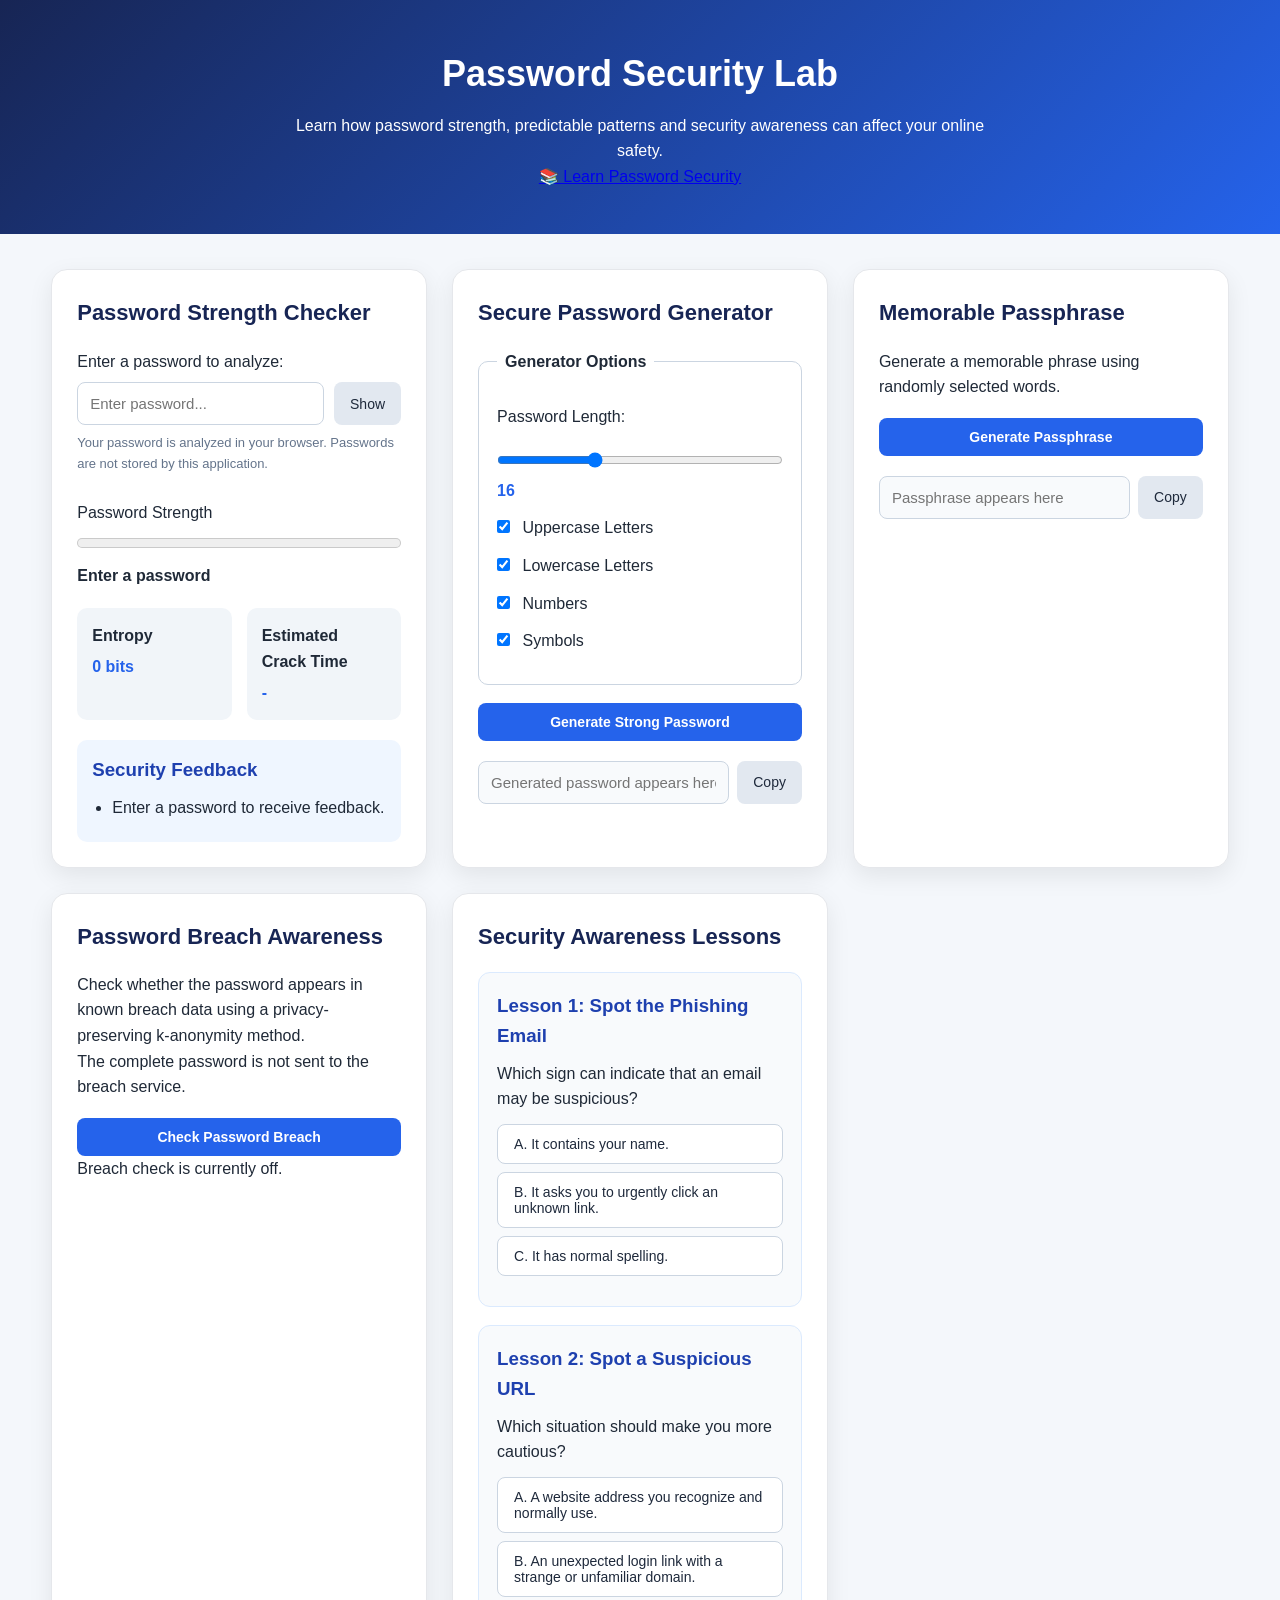
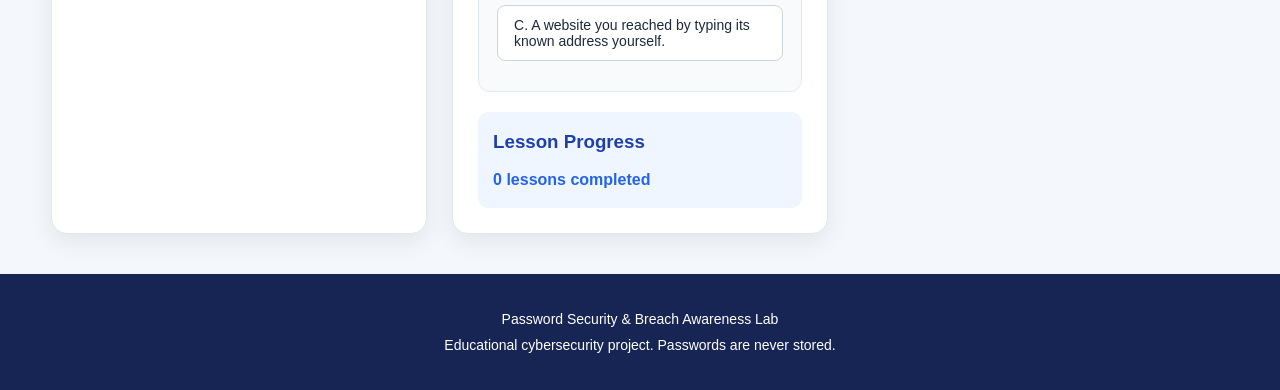
<file: index.html>
<!DOCTYPE html>
<html lang="en">

<head>

    <meta charset="UTF-8">

    <meta
        name="viewport"
        content="width=device-width, initial-scale=1.0"
    >

    <meta
        name="description"
        content="Password Strength and Breach Awareness Lab"
    >

    <title>Password Security Lab</title>

    <!-- CSS FILE -->
    <link rel="stylesheet" href="style.css">

</head>


<body>

    <!-- =========================
         HEADER
    ========================== -->

    <header class="header">

        <h1>Password Security Lab</h1>

        <p>
            Learn how password strength, predictable patterns
            and security awareness can affect your online safety.
        </p>
        <a href="learn.html" class="learn-link">
    📚 Learn Password Security
</a>

    </header>


    <!-- =========================
         MAIN CONTENT
    ========================== -->

    <main class="container">


        <!-- =========================
             PASSWORD STRENGTH CHECKER
        ========================== -->

        <section class="card checker">

            <h2>Password Strength Checker</h2>

            <label for="password">
                Enter a password to analyze:
            </label>


            <div class="password-box">

                <input
                    type="password"
                    id="password"
                    name="password"
                    autocomplete="new-password"
                    aria-describedby="password-help"
                    placeholder="Enter password..."
                >

                <button
                    type="button"
                    id="togglePassword"
                    aria-label="Show password"
                >
                    Show
                </button>

            </div>


            <p id="password-help">

                Your password is analyzed in your browser.
                Passwords are not stored by this application.

            </p>


            <!-- STRENGTH METER -->

            <div class="strength-section">

                <label for="strengthMeter">
                    Password Strength
                </label>

                <meter
                    id="strengthMeter"
                    min="0"
                    max="4"
                    value="0"
                >
                </meter>

                <p id="strengthText">
                    Enter a password
                </p>

            </div>


            <!-- PASSWORD INFORMATION -->

            <div class="info-grid">

                <div>

                    <strong>Entropy</strong>

                    <p id="entropyValue">
                        0 bits
                    </p>

                </div>


                <div>

                    <strong>
                        Estimated Crack Time
                    </strong>

                    <p id="crackTime">
                        -
                    </p>

                </div>

            </div>


            <!-- SECURITY FEEDBACK -->

            <div class="feedback">

                <h3>Security Feedback</h3>

                <ul id="feedbackList">

                    <li>
                        Enter a password to receive feedback.
                    </li>

                </ul>

            </div>

        </section>



        <!-- =========================
             PASSWORD GENERATOR
        ========================== -->

        <section class="card generator">

            <h2>Secure Password Generator</h2>


            <fieldset>

                <legend>
                    Generator Options
                </legend>


                <label for="passwordLength">
                    Password Length:
                </label>


                <input
                    type="range"
                    id="passwordLength"
                    min="8"
                    max="32"
                    value="16"
                >


                <output id="lengthOutput">
                    16
                </output>


                <label>

                    <input
                        type="checkbox"
                        id="includeUppercase"
                        checked
                    >

                    Uppercase Letters

                </label>


                <label>

                    <input
                        type="checkbox"
                        id="includeLowercase"
                        checked
                    >

                    Lowercase Letters

                </label>


                <label>

                    <input
                        type="checkbox"
                        id="includeNumbers"
                        checked
                    >

                    Numbers

                </label>


                <label>

                    <input
                        type="checkbox"
                        id="includeSymbols"
                        checked
                    >

                    Symbols

                </label>

            </fieldset>


            <button
                type="button"
                id="generatePassword"
                class="primary-button"
            >

                Generate Strong Password

            </button>


            <div class="generated-password">

                <input
                    type="text"
                    id="generatedPassword"
                    readonly
                    placeholder="Generated password appears here"
                >


                <button
                    type="button"
                    id="copyPassword"
                >

                    Copy

                </button>

            </div>


            <p id="copyMessage"></p>

        </section>



        <!-- =========================
             PASSPHRASE GENERATOR
        ========================== -->

        <section class="card passphrase">

            <h2>Memorable Passphrase</h2>

            <p>
                Generate a memorable phrase using randomly
                selected words.
            </p>


            <button
                type="button"
                id="generatePassphrase"
                class="primary-button"
            >

                Generate Passphrase

            </button>


            <div class="generated-password">

                <input
                    type="text"
                    id="generatedPassphrase"
                    readonly
                    placeholder="Passphrase appears here"
                >


                <button
                    type="button"
                    id="copyPassphrase"
                >

                    Copy

                </button>

            </div>

        </section>



        <!-- =========================
             BREACH AWARENESS
        ========================== -->

        <section class="card breach-check">

            <h2>Password Breach Awareness</h2>


            <p>
                Check whether the password appears in known
                breach data using a privacy-preserving
                k-anonymity method.
            </p>


            <p>
                The complete password is not sent to the
                breach service.
            </p>


            <button
                type="button"
                id="checkBreach"
                class="primary-button"
            >

                Check Password Breach

            </button>


            <p
                id="breachStatus"
                aria-live="polite"
            >

                Breach check is currently off.

            </p>

        </section>



        <!-- =========================
             SECURITY AWARENESS LESSONS
        ========================== -->

        <section class="card lessons">

            <h2>Security Awareness Lessons</h2>


            <!-- LESSON 1 -->

            <article class="lesson">

                <h3>
                    Lesson 1: Spot the Phishing Email
                </h3>


                <p>
                    Which sign can indicate that an email
                    may be suspicious?
                </p>


                <button
                    type="button"
                    class="lesson-option"
                    data-answer="wrong"
                >

                    A. It contains your name.

                </button>


                <button
                    type="button"
                    class="lesson-option"
                    data-answer="correct"
                >

                    B. It asks you to urgently click
                    an unknown link.

                </button>


                <button
                    type="button"
                    class="lesson-option"
                    data-answer="wrong"
                >

                    C. It has normal spelling.

                </button>


                <p class="lesson-result"></p>

            </article>



            <!-- LESSON 2 -->

            <article class="lesson">

                <h3>
                    Lesson 2: Spot a Suspicious URL
                </h3>


                <p>
                    Which situation should make you
                    more cautious?
                </p>


                <button
                    type="button"
                    class="lesson-option"
                    data-answer="wrong"
                >

                    A. A website address you recognize
                    and normally use.

                </button>


                <button
                    type="button"
                    class="lesson-option"
                    data-answer="correct"
                >

                    B. An unexpected login link with a
                    strange or unfamiliar domain.

                </button>


                <button
                    type="button"
                    class="lesson-option"
                    data-answer="wrong"
                >

                    C. A website you reached by typing
                    its known address yourself.

                </button>


                <p class="lesson-result"></p>

            </article>



            <!-- PROGRESS -->

            <div class="progress">

                <h3>
                    Lesson Progress
                </h3>


                <p id="progressText">
                    0 lessons completed
                </p>

            </div>

        </section>


    </main>



    <!-- =========================
         FOOTER
    ========================== -->

    <footer>

        <p>
            Password Security &amp; Breach Awareness Lab
        </p>


        <p>
            Educational cybersecurity project.
            Passwords are never stored.
        </p>

    </footer>



    <!-- =========================
         JAVASCRIPT MODULE
    ========================== -->

    <script
        type="module"
        src="main.js"
    ></script>


</body>

</html>
</file>
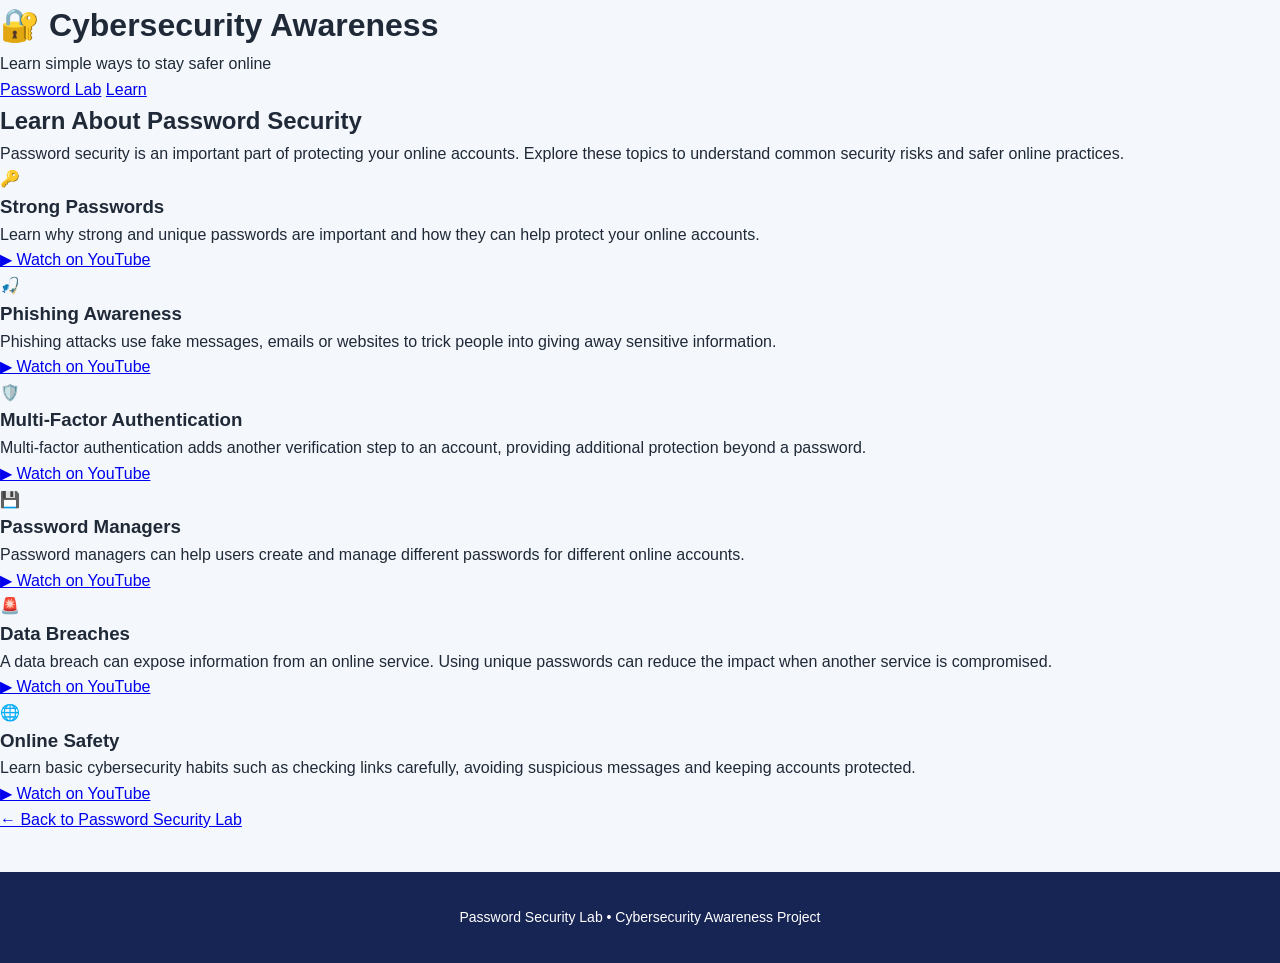
<file: learn.html>
<!DOCTYPE html>
<html lang="en">
<head>
    <meta charset="UTF-8">

    <meta name="viewport"
          content="width=device-width, initial-scale=1.0">

    <meta name="description"
          content="Learn about password security, phishing, MFA and safe online practices.">

    <title>Cybersecurity Awareness | Password Security Lab</title>

    <link rel="stylesheet" href="style.css">
</head>

<body>

    <header class="site-header">
        <div class="header-content">

            <div>
                <h1>🔐 Cybersecurity Awareness</h1>
                <p>Learn simple ways to stay safer online</p>
            </div>

            <nav>
                <a href="index.html">Password Lab</a>
                <a href="learn.html" class="active">Learn</a>
            </nav>

        </div>
    </header>


    <main class="learn-container">

        <section class="intro-section">
            <h2>Learn About Password Security</h2>

            <p>
                Password security is an important part of protecting
                your online accounts. Explore these topics to understand
                common security risks and safer online practices.
            </p>
        </section>


        <section class="video-grid">


            <!-- Video Card 1 -->
            <article class="video-card">

                <div class="video-icon">🔑</div>

                <h3>Strong Passwords</h3>

                <p>
                    Learn why strong and unique passwords are important
                    and how they can help protect your online accounts.
                </p>

                <a
                    href="https://www.youtube.com/watch?v=kiBB0m_MY-Q"
                    target="_blank"
                    rel="noopener noreferrer"
                    class="video-button">
                    ▶ Watch on YouTube
                </a>

            </article>


            <!-- Video Card 2 -->
            <article class="video-card">

                <div class="video-icon">🎣</div>

                <h3>Phishing Awareness</h3>

                <p>
                    Phishing attacks use fake messages, emails or websites
                    to trick people into giving away sensitive information.
                </p>

                <a
                    href="https://www.youtube.com/watch?v=KNIY4nhpxmU"
                    target="_blank"
                    rel="noopener noreferrer"
                    class="video-button">
                    ▶ Watch on YouTube
                </a>

            </article>


            <!-- Video Card 3 -->
            <article class="video-card">

                <div class="video-icon">🛡️</div>

                <h3>Multi-Factor Authentication</h3>

                <p>
                    Multi-factor authentication adds another verification
                    step to an account, providing additional protection
                    beyond a password.
                </p>

                <a
                    href="https://www.youtube.com/watch?v=6FpLATsI6F0
                    target="_blank"
                    rel="noopener noreferrer"
                    class="video-button">
                    ▶ Watch on YouTube
                </a>

            </article>


            <!-- Video Card 4 -->
            <article class="video-card">

                <div class="video-icon">💾</div>

                <h3>Password Managers</h3>

                <p>
                    Password managers can help users create and manage
                    different passwords for different online accounts.
                </p>

                <a
                    href=https://www.youtube.com/watch?v=mhKnGtbzPLc
                    target="_blank"
                    rel="noopener noreferrer"
                    class="video-button">
                    ▶ Watch on YouTube
                </a>

            </article>


            <!-- Video Card 5 -->
            <article class="video-card">

                <div class="video-icon">🚨</div>

                <h3>Data Breaches</h3>

                <p>
                    A data breach can expose information from an online
                    service. Using unique passwords can reduce the impact
                    when another service is compromised.
                </p>

                <a
                    href="https://www.youtube.com/results?search_query=data+breach+cybersecurity+explained"
                    target="_blank"
                    rel="noopener noreferrer"
                    class="video-button">
                    ▶ Watch on YouTube
                </a>

            </article>


            <!-- Video Card 6 -->
            <article class="video-card">

                <div class="video-icon">🌐</div>

                <h3>Online Safety</h3>

                <p>
                    Learn basic cybersecurity habits such as checking
                    links carefully, avoiding suspicious messages and
                    keeping accounts protected.
                </p>

                <a
                    href="https://www.youtube.com/results?search_query=online+safety+cybersecurity+for+beginners"
                    target="_blank"
                    rel="noopener noreferrer"
                    class="video-button">
                    ▶ Watch on YouTube
                </a>

            </article>

        </section>


        <section class="back-section">

            <a href="index.html" class="back-button">
                ← Back to Password Security Lab
            </a>

        </section>

    </main>


    <footer>
        <p>
            Password Security Lab • Cybersecurity Awareness Project
        </p>
    </footer>

</body>
</html>
</file>
<file: style.css>
/* =========================
   BASIC RESET
========================= */

* {
    margin: 0;
    padding: 0;
    box-sizing: border-box;
}

body {
    font-family: Arial, Helvetica, sans-serif;
    background: #f4f7fb;
    color: #1f2937;
    line-height: 1.6;
}


/* =========================
   HEADER
========================= */

.header {
    background: linear-gradient(135deg, #172554, #2563eb);
    color: white;
    text-align: center;
    padding: 45px 20px;
}

.header h1 {
    font-size: 36px;
    margin-bottom: 10px;
}

.header p {
    font-size: 16px;
    max-width: 700px;
    margin: auto;
}


/* =========================
   MAIN CONTAINER
========================= */

.container {
    width: 92%;
    max-width: 1200px;
    margin: 35px auto;

    display: grid;
    grid-template-columns: repeat(3, 1fr);
    gap: 25px;
}


/* =========================
   CARD
========================= */

.card {
    background: white;
    border-radius: 16px;
    padding: 25px;

    box-shadow: 0 8px 25px rgba(0, 0, 0, 0.08);

    border: 1px solid #e5e7eb;
}

.card h2 {
    color: #172554;
    margin-bottom: 18px;
    font-size: 22px;
}

.card h3 {
    color: #1e40af;
    margin-bottom: 10px;
}


/* =========================
   PASSWORD CHECKER
========================= */

.password-box {
    display: flex;
    gap: 10px;
    margin-top: 8px;
}

.password-box input {
    flex: 1;
}

input[type="password"],
input[type="text"] {
    width: 100%;
    padding: 12px;

    border: 1px solid #cbd5e1;
    border-radius: 8px;

    font-size: 15px;

    outline: none;
}

input[type="password"]:focus,
input[type="text"]:focus {
    border-color: #2563eb;
    box-shadow: 0 0 0 3px rgba(37, 99, 235, 0.15);
}

#password-help {
    font-size: 13px;
    color: #64748b;
    margin-top: 8px;
}


/* =========================
   BUTTONS
========================= */

button {
    border: none;
    border-radius: 8px;
    padding: 11px 16px;

    cursor: pointer;

    background: #e2e8f0;
    color: #1e293b;

    font-size: 14px;

    transition: 0.2s;
}

button:hover {
    transform: translateY(-1px);
    opacity: 0.9;
}

.primary-button {
    width: 100%;
    background: #2563eb;
    color: white;

    font-weight: bold;

    margin-top: 18px;
}

.primary-button:hover {
    background: #1d4ed8;
}


/* =========================
   STRENGTH METER
========================= */

.strength-section {
    margin-top: 25px;
}

meter {
    width: 100%;
    height: 20px;
    margin-top: 8px;
}

#strengthText {
    font-weight: bold;
    margin-top: 5px;
}


/* =========================
   INFORMATION GRID
========================= */

.info-grid {
    display: grid;
    grid-template-columns: 1fr 1fr;
    gap: 15px;

    margin-top: 20px;
}

.info-grid div {
    background: #f1f5f9;
    padding: 15px;
    border-radius: 10px;
}

.info-grid p {
    margin-top: 5px;
    color: #2563eb;
    font-weight: bold;
}


/* =========================
   FEEDBACK
========================= */

.feedback {
    margin-top: 20px;
    background: #eff6ff;

    padding: 15px;
    border-radius: 10px;
}

.feedback ul {
    padding-left: 20px;
}

.feedback li {
    margin-bottom: 6px;
}


/* =========================
   GENERATOR
========================= */

fieldset {
    border: 1px solid #cbd5e1;
    border-radius: 10px;
    padding: 18px;
}

legend {
    font-weight: bold;
    padding: 0 8px;
}

fieldset label {
    display: block;
    margin: 12px 0;
}

input[type="checkbox"] {
    margin-right: 8px;
}

input[type="range"] {
    width: 100%;
    margin: 10px 0;
}

output {
    font-weight: bold;
    color: #2563eb;
}


/* =========================
   GENERATED PASSWORD
========================= */

.generated-password {
    display: flex;
    gap: 8px;

    margin-top: 20px;
}

.generated-password input {
    flex: 1;
    background: #f8fafc;
}

#copyMessage {
    color: #15803d;
    font-size: 13px;
    margin-top: 8px;
}


/* =========================
   LESSONS
========================= */

.lesson {
    border: 1px solid #dbeafe;

    border-radius: 12px;

    padding: 18px;

    margin-bottom: 18px;

    background: #f8fafc;
}

.lesson p {
    margin-bottom: 12px;
}

.lesson-option {
    display: block;

    width: 100%;

    text-align: left;

    margin: 8px 0;

    background: white;

    border: 1px solid #cbd5e1;
}

.lesson-option:hover {
    background: #eff6ff;
}

.lesson-result {
    font-weight: bold;
    margin-top: 10px;
}


/* =========================
   PROGRESS
========================= */

.progress {
    margin-top: 20px;

    background: #eff6ff;

    padding: 15px;

    border-radius: 10px;
}

#progressText {
    font-weight: bold;
    color: #2563eb;
}


/* =========================
   FOOTER
========================= */

footer {
    text-align: center;

    padding: 30px 15px;

    background: #172554;

    color: white;

    margin-top: 40px;

    font-size: 14px;
}

footer p {
    margin: 4px;
}


/* =========================
   RESPONSIVE DESIGN
========================= */

/* Tablet */

@media (max-width: 900px) {

    .container {
        grid-template-columns: repeat(2, 1fr);
    }

}


/* Mobile */

@media (max-width: 600px) {

    .container {
        grid-template-columns: 1fr;

        width: 94%;
    }

    .header h1 {
        font-size: 28px;
    }

    .header {
        padding: 35px 15px;
    }

    .card {
        padding: 18px;
    }

    .info-grid {
        grid-template-columns: 1fr;
    }

    .password-box {
        flex-direction: column;
    }

    .generated-password {
        flex-direction: column;
    }

}
</file>
